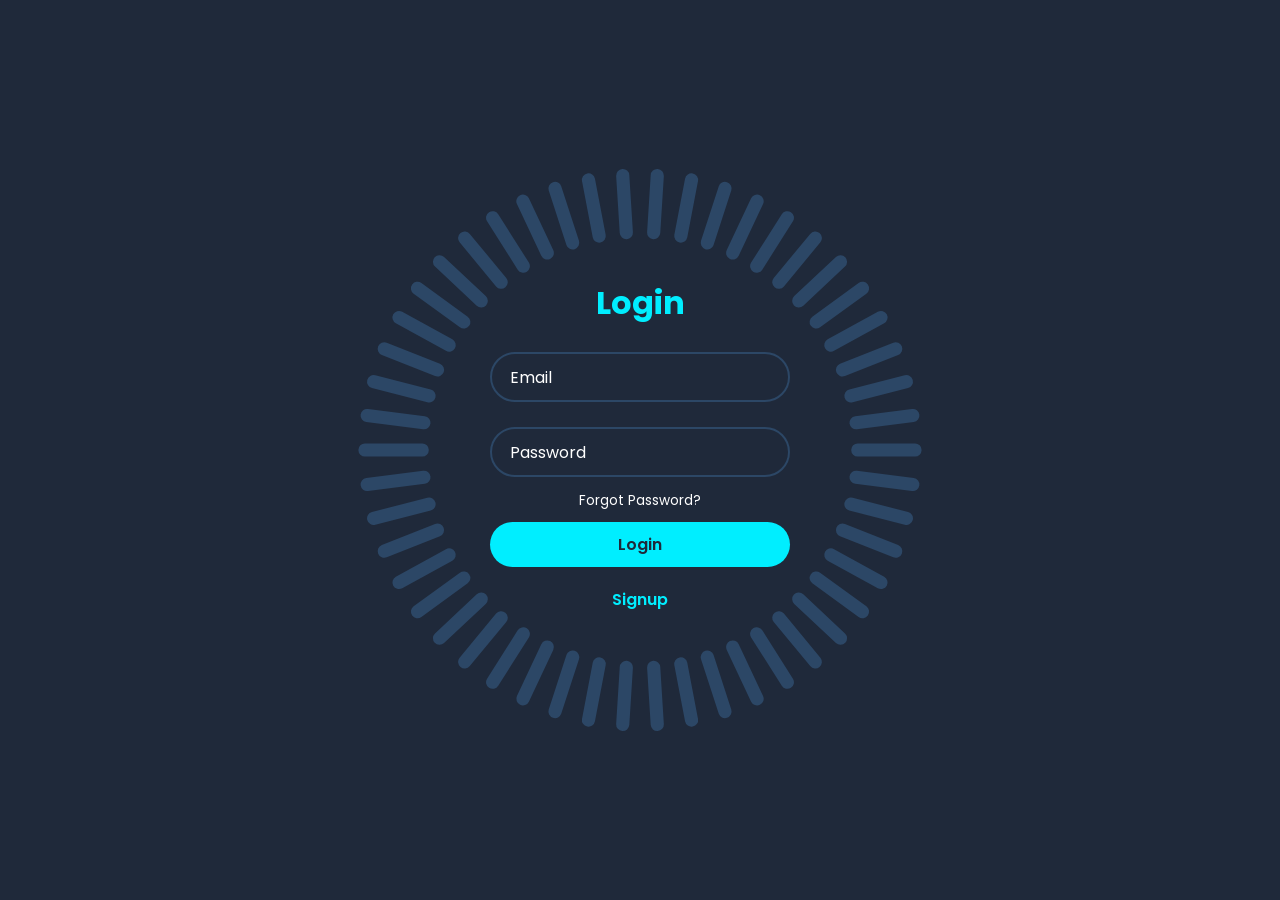
<file: Animated-Login-form/index.html>
<!DOCTYPE html>
<html lang="en">

<head>
  <meta charset="UTF-8">
  <title>Animated Login form | @coding.stella</title>
  <link rel="stylesheet" href="./style.css">
</head>

<body>
  <div class="container">
    <div class="login-box">
      <h2>Login</h2>
      <form action="#">
        <div class="input-box">
          <input type="email" required>
          <label>Email</label>
        </div>
        <div class="input-box">
          <input type="password" required>
          <label>Password</label>
        </div>
        <div class="forgot-password">
          <a href="#">Forgot Password?</a>
        </div>
        <button type="submit" class="btn">Login</button>
        <div class="signup-link">
          <a href="#">Signup</a>
        </div>
      </form>
    </div>

    <span style="--i:0;"></span>
    <span style="--i:1;"></span>
    <span style="--i:2;"></span>
    <span style="--i:3;"></span>
    <span style="--i:4;"></span>
    <span style="--i:5;"></span>
    <span style="--i:6;"></span>
    <span style="--i:7;"></span>
    <span style="--i:8;"></span>
    <span style="--i:9;"></span>
    <span style="--i:10;"></span>
    <span style="--i:11;"></span>
    <span style="--i:12;"></span>
    <span style="--i:13;"></span>
    <span style="--i:14;"></span>
    <span style="--i:15;"></span>
    <span style="--i:16;"></span>
    <span style="--i:17;"></span>
    <span style="--i:18;"></span>
    <span style="--i:19;"></span>
    <span style="--i:20;"></span>
    <span style="--i:21;"></span>
    <span style="--i:22;"></span>
    <span style="--i:23;"></span>
    <span style="--i:24;"></span>
    <span style="--i:25;"></span>
    <span style="--i:26;"></span>
    <span style="--i:27;"></span>
    <span style="--i:28;"></span>
    <span style="--i:29;"></span>
    <span style="--i:30;"></span>
    <span style="--i:31;"></span>
    <span style="--i:32;"></span>
    <span style="--i:33;"></span>
    <span style="--i:34;"></span>
    <span style="--i:35;"></span>
    <span style="--i:36;"></span>
    <span style="--i:37;"></span>
    <span style="--i:38;"></span>
    <span style="--i:39;"></span>
    <span style="--i:40;"></span>
    <span style="--i:41;"></span>
    <span style="--i:42;"></span>
    <span style="--i:43;"></span>
    <span style="--i:44;"></span>
    <span style="--i:45;"></span>
    <span style="--i:46;"></span>
    <span style="--i:47;"></span>
    <span style="--i:48;"></span>
    <span style="--i:49;"></span>
  </div>
  <!-- partial -->

</body>

</html>
</file>
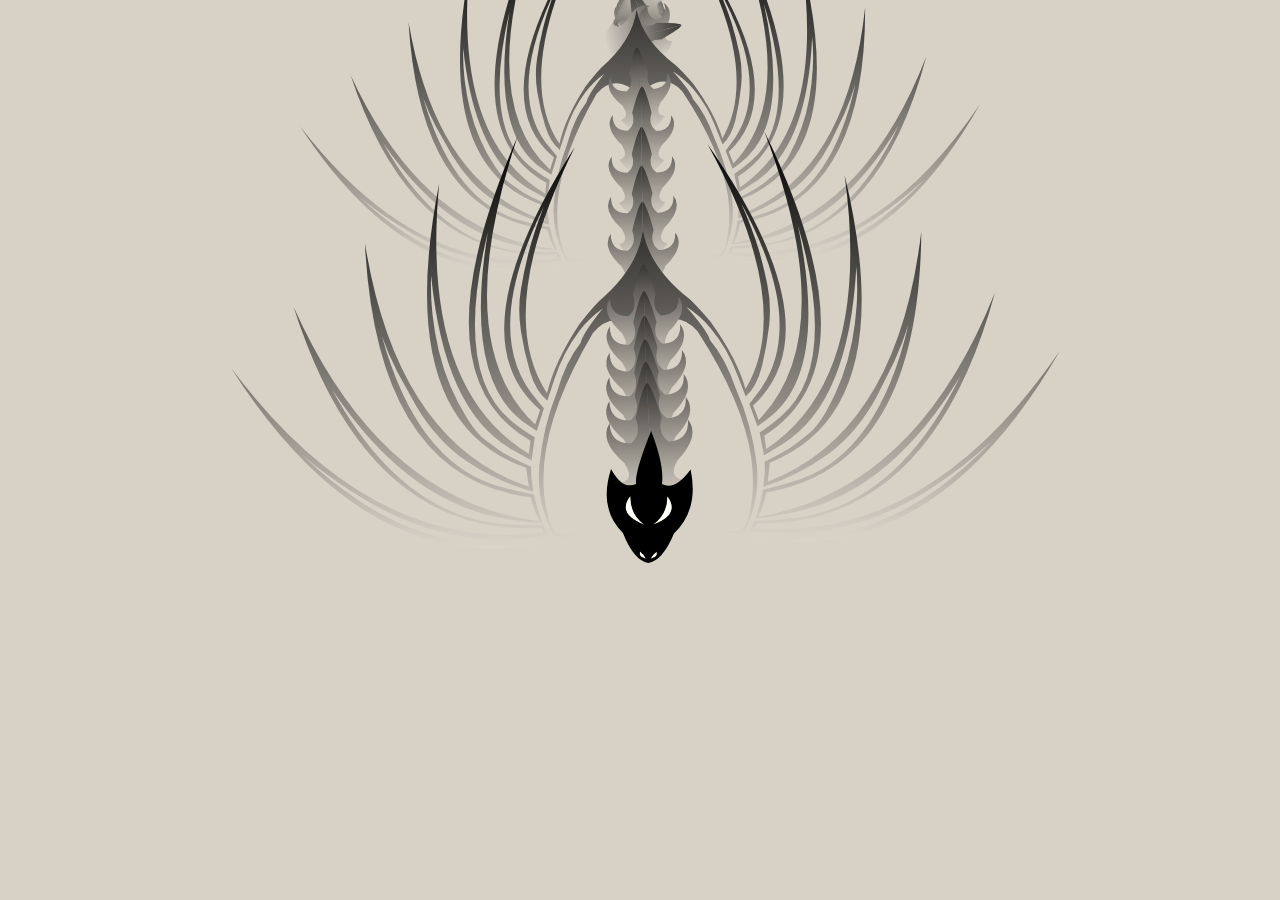
<file: Interactive Dragon Cursor/index.html>
<!DOCTYPE html>
<html lang="en">

<head>
  <meta charset="UTF-8">
  <meta name="viewport" content="width=device-width, initial-scale=1.0">
  <link rel="stylesheet" href="./style.css">
  <title>Interactive Dragon Cursor | @coding.stella</title>
</head>

<body>
  <svg>
    <defs>
      <g id="Cabeza" transform="matrix(1, 0, 0, 1, 0, 0)">
        <path style="fill:#FFFFFF;fill-opacity:1"
          d="M-28.9,-1.1L-28.55 -1.95Q-28.1 -3.1 -27.25 -2.95L-26.7 -2.95Q-27.7 -1.65 -28.9 -1.1M-18.35,-1.8Q-15.1 -10.3 -9.6 -6.05Q-15.1 -6.2 -18.35 -1.8M-18.35,1.1Q-15.1 5.45 -9.6 5.35Q-15.1 9.55 -18.35 1.1M-26.7,2.2L-27.25 2.25Q-28.1 2.4 -28.55 1.2L-28.9 0.35Q-27.7 0.9 -26.7 2.2" />
        <path style="fill:#000000;fill-opacity:1"
          d="M-21.05,-8.25Q-13.6 -15.95 -1.3 -12.1Q-7.85 -8.5 -5.85 -4.35Q-2.3 -4.85 10.5 0.15Q0 4.35 -5.85 3.65Q-7.85 7.75 -1.25 12.45Q-13.6 15.2 -21.05 7.5Q-29.55 4.05 -30.2 -0.35Q-29.55 -4.8 -21.05 -8.25M-26.7,-2.95L-27.25 -2.95Q-28.1 -3.1 -28.55 -1.95L-28.9 -1.1Q-27.7 -1.65 -26.7 -2.95M-9.6,-6.05Q-15.1 -10.3 -18.35 -1.8Q-15.1 -6.2 -9.6 -6.05M-9.6,5.35Q-15.1 5.45 -18.35 1.1Q-15.1 9.55 -9.6 5.35M-28.9,0.35L-28.55 1.2Q-28.1 2.4 -27.25 2.25L-26.7 2.2Q-27.7 0.9 -28.9 0.35" />
      </g>
      <g id="Aletas" transform="matrix(1, 0, 0, 1, 0, 0)">
        <linearGradient id="LinearGradID_1" gradientUnits="userSpaceOnUse"
          gradientTransform="matrix(0.0935974, 0, 0, 0.188782, -20.55, 0)" spreadMethod="pad" x1="-819.2" y1="0"
          x2="819.2" y2="0">
          <stop offset="0" style="stop-color:#CCCCCC;stop-opacity:1" />
          <stop offset="1" style="stop-color:#000000;stop-opacity:1" />
        </linearGradient>
        <path style="fill:url(#LinearGradID_1) "
          d="M29.75,-36.85Q-17.75 -61.45 -42.05 -40.95L-45.35 -38.35L-53.7 -41.15L-51.15 -44.85Q-34.85 -68.4 21 -57.8Q-32.2 -72.1 -50.25 -50Q-53.85 -45.65 -56.05 -41.95L-64.7 -43.35L-60.6 -50.3Q-45.9 -75.55 5.1 -79.35Q-2.2 -79.8 -9.45 -79.15Q-16.2 -78.55 -22.85 -77.15Q-29.85 -75.65 -36.5 -73Q-43.05 -70.4 -48.8 -66.85Q-54.55 -63.35 -56.8 -60.3L-60.5 -55.4Q-62.95 -52.1 -67 -43.55L-70.55 -43.55L-76.35 -42.95Q-74.6 -49.1 -71.85 -54.85Q-68.9 -61.25 -64.8 -67.1Q-60.8 -73 -55.45 -77.55Q-49.9 -82.35 -43.65 -85.85L-30.6 -92.7Q-24.05 -95.95 -17 -98.25Q-63.75 -86.35 -73.65 -57.1Q-75.75 -50.75 -77.45 -42.75Q-82.9 -41.75 -88 -39.65Q-87.65 -46.65 -86.3 -53.05Q-79.8 -89.8 -36.65 -117.2Q-80.65 -94.5 -87.55 -59.55Q-88.65 -54.15 -88.95 -39.4L-89.8 -38.85L-92.7 -37.6Q-93.75 -44.35 -94.1 -51.15Q-94.4 -58.2 -93.25 -65.1Q-92.15 -72.5 -90.05 -79.65Q-88.05 -86.55 -85 -93Q-82.1 -99.3 -78.45 -105.15Q-74.6 -111.35 -70.25 -117.25Q-65.95 -123.1 -61.1 -128.55Q-70.3 -119.35 -77.9 -108.7Q-86 -97.3 -90.8 -84.05Q-95.8 -70.5 -96 -56.15Q-96.1 -46 -94.05 -36.05L-93.25 -31.55Q-93.5 -35.65 -92.35 -36Q-79.85 -42 -66.6 -40.45Q-52.45 -38.85 -39.2 -33.25Q-28.3 -29.9 -21.25 -24.15Q-17.8 -23.3 -8.6 -15.6Q-12.1 -20.75 -16.75 -24.5Q-24.55 -30.7 -34.25 -34.05L-42.55 -37Q-38.9 -41.25 -31.5 -43.25Q-24.05 -45.3 -16.2 -46.3Q-8.35 -47.35 -1 -46Q5.95 -44.75 12.75 -42.85Q19.85 -40.9 29.75 -36.85M-92.45,-27.35L-94.95 -36.25Q-109.7 -105 -27.95 -154.65Q-98.65 -103.8 -91.75 -39.4L-89.95 -40.2Q-92.2 -105.25 -5.6 -130.9Q-78.8 -99.95 -87.45 -40.9Q-83.15 -42.95 -78.45 -43.95Q-70 -101.3 17.65 -103.8Q-56.9 -93.4 -74.5 -44.55L-67.4 -45.45Q-49.1 -94.95 39.25 -75.65Q-36.75 -84.35 -62.25 -44.25L-57.3 -43.6Q-31.65 -86.5 56.15 -46.05Q-20.3 -73.35 -51.35 -41.7L-45.95 -39.75Q-17.85 -71.35 51.85 -24.8Q-8.7 -56.4 -39.75 -37.05Q-28.15 -34.05 -14.25 -24.45Q-8.6 -19.85 -5.8 -16.95Q5.95 -2.4 20 0Q5.95 2.4 -5.8 16.95Q-8.6 19.85 -14.25 24.45Q-28.15 34.05 -39.75 37.05Q-8.7 56.4 51.85 24.8Q-17.85 71.35 -45.95 39.75L-51.35 41.7Q-20.3 73.35 56.15 46.1Q-31.65 86.5 -57.3 43.65L-62.25 44.3Q-36.75 84.35 39.25 75.7Q-49.1 94.95 -67.4 45.5L-74.5 44.6Q-56.9 93.4 17.65 103.85Q-70 101.3 -78.45 43.95Q-83.15 42.95 -87.45 40.9Q-78.8 99.95 -5.6 130.9Q-92.2 105.25 -89.95 40.25L-91.75 39.4Q-98.65 103.8 -27.95 154.65Q-109.7 105 -94.95 36.3L-92.45 27.35Q-93.05 33.9 -92.05 34.75Q-91.1 35.55 -88.95 36.7L-87.95 37Q-83.7 38.25 -79.05 38.8L-77.25 38.95Q-72.55 39.3 -67.5 38.85L-65.45 38.65Q-44.4 36.05 -17.8 19.6Q-9.9 12.8 -15.15 4.4Q-18.15 3.15 -19 0Q-18.15 -3.15 -15.15 -4.4Q-9.9 -12.8 -17.8 -19.6L-17.8 -19.55Q-44.4 -36.05 -65.45 -38.6L-67.5 -38.8Q-72.55 -39.3 -77.25 -38.95L-79.05 -38.75Q-83.7 -38.25 -87.95 -36.95L-88.95 -36.65Q-91.1 -35.55 -92.05 -34.7Q-93.05 -33.9 -92.45 -27.35M-8.6,15.6Q-17.8 23.3 -21.25 24.2Q-28.3 29.9 -39.2 33.3Q-52.45 38.85 -66.6 40.5Q-79.85 42 -92.35 36Q-93.5 35.65 -93.25 31.55L-94.05 36.1Q-96.1 46.05 -96 56.15Q-95.8 70.5 -90.8 84.1Q-86 97.3 -77.9 108.75Q-70.3 119.35 -61.1 128.6Q-65.95 123.1 -70.25 117.25Q-74.6 111.35 -78.45 105.15Q-82.1 99.3 -85 93Q-88.05 86.55 -90.05 79.7Q-92.15 72.5 -93.25 65.1Q-94.4 58.2 -94.1 51.2Q-93.75 44.35 -92.7 37.6L-89.8 38.9L-88.95 39.45Q-88.65 54.15 -87.55 59.55Q-80.65 94.5 -36.65 117.25Q-79.8 89.8 -86.3 53.1Q-87.65 46.65 -88 39.65Q-82.9 41.75 -77.45 42.75Q-75.75 50.75 -73.65 57.15Q-63.75 86.35 -17 98.3Q-24.05 95.95 -30.6 92.75L-43.65 85.9Q-49.9 82.35 -55.45 77.6Q-60.8 73 -64.8 67.15Q-68.9 61.25 -71.85 54.85Q-74.6 49.1 -76.35 42.95L-70.55 43.6L-67 43.6Q-62.95 52.1 -60.5 55.4L-56.8 60.35Q-54.55 63.35 -48.8 66.9Q-43.05 70.4 -36.5 73Q-29.85 75.65 -22.85 77.15Q-16.2 78.55 -9.45 79.15Q-2.2 79.8 5.1 79.35Q-45.9 75.55 -60.6 50.3L-64.7 43.4L-56.05 41.95Q-53.85 45.65 -50.25 50Q-32.2 72.1 21 57.85Q-34.85 68.4 -51.15 44.85L-53.7 41.2L-45.35 38.35L-42.05 40.95Q-17.75 61.45 29.75 36.85Q19.85 40.9 12.75 42.9Q5.95 44.75 -1 46Q-8.35 47.35 -16.2 46.35Q-24.05 45.3 -31.5 43.3Q-38.9 41.25 -42.55 37.05L-34.25 34.05Q-24.55 30.7 -16.75 24.5Q-12.1 20.75 -8.6 15.6" />
      </g>
      <g id="Espina" transform="matrix(1, 0, 0, 1, 0, 0)">
        <linearGradient id="LinearGradID_2" gradientUnits="userSpaceOnUse"
          gradientTransform="matrix(0.0229492, 0, 0, -0.0152893, 0, 0.05)" spreadMethod="pad" x1="-819.2" y1="0"
          x2="819.2" y2="0">
          <stop offset="0" style="stop-color:#CCCCCC;stop-opacity:1" />
          <stop offset="1" style="stop-color:#333333;stop-opacity:1" />
        </linearGradient>
        <path style="fill:url(#LinearGradID_2) "
          d="M-18.8,0Q-17.85 -5.7 -12.3 -9.6Q-11.2 -5.35 -6.5 -8.25L-6.45 -8.2L-6.2 -8.3Q1.25 -16.25 6.65 -12.4Q0.05 -12.55 0 -5.95Q2.7 -2.4 7.75 -4.1Q18 -1.45 18.8 0L-18.8 0" />
        <linearGradient id="LinearGradID_3" gradientUnits="userSpaceOnUse"
          gradientTransform="matrix(0.0229492, 0, 0, 0.0152893, 0, -0.05)" spreadMethod="pad" x1="-819.2" y1="0"
          x2="819.2" y2="0">
          <stop offset="0" style="stop-color:#CCCCCC;stop-opacity:1" />
          <stop offset="1" style="stop-color:#333333;stop-opacity:1" />
        </linearGradient>
        <path style="fill:url(#LinearGradID_3) "
          d="M18.8,0Q18 1.45 7.75 4.1Q2.7 2.4 0 5.95Q0.05 12.55 6.65 12.4Q1.25 16.25 -6.2 8.35Q-6.35 8.25 -6.45 8.25L-6.5 8.25Q-11.2 5.35 -12.3 9.6Q-17.85 5.7 -18.8 0L18.8 0" />
      </g>
    </defs>
    <g id="screen" />
  </svg>
  
  <script src="script.js"></script>

</body>
</html>
</file>
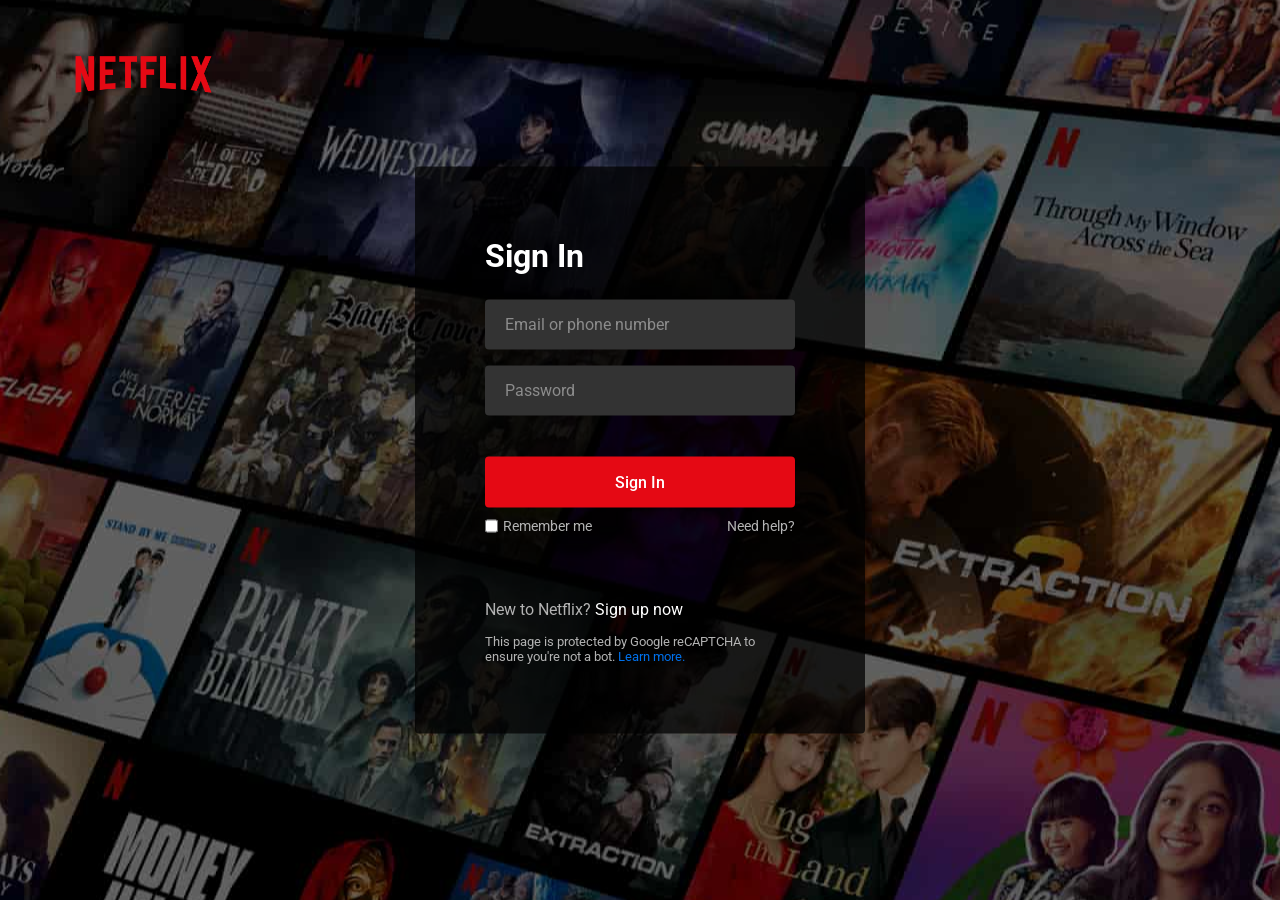
<file: Netflix Login Page/index.html>
<!DOCTYPE html>
<html lang="en">

<head>
  <meta charset="UTF-8">
  <title>Netflix Login Page | @coding.stella</title>
  <link rel="stylesheet" href="./style.css">

</head>

<body>

  <nav>
    <a href="#"><img src="./Img/Logo.png" alt="logo"></a>
  </nav>
  <div class="form-wrapper">
    <h2>Sign In</h2>
    <form action="#">
      <div class="form-control">
        <input type="text" required>
        <label>Email or phone number</label>
      </div>
      <div class="form-control">
        <input type="password" required>
        <label>Password</label>
      </div>
      <button type="submit">Sign In</button>
      <div class="form-help">
        <div class="remember-me">
          <input type="checkbox" id="remember-me">
          <label for="remember-me">Remember me</label>
        </div>
        <a href="#">Need help?</a>
      </div>
    </form>
    <p>New to Netflix? <a href="#">Sign up now</a></p>
    <small>
      This page is protected by Google reCAPTCHA to ensure you're not a bot.
      <a href="#">Learn more.</a>
    </small>
  </div>

</body>

</html>
</file>
<file: Animated-Login-form/style.css>
@import url("https://fonts.googleapis.com/css2?family=Poppins:wght@400;500&display=swap");

* {
  margin: 0;
  padding: 0;
  font-family: "Poppins";
  box-sizing: border-box;
}

body {
  display: flex;
  justify-content: center;
  align-items: center;
  background: #1f293a;
  min-height: 100vh;
}

.container {
  position: relative;
  width: 256px;
  height: 256px;
  display: flex;
  justify-content: center;
  align-items: center;
}

.container span {
  position: absolute;
  left: 0;
  width: 32px;
  height: 6px;
  background: #2c4766;
  border-radius: 8px;
  transform-origin: 128px;
  transform: scale(2.2) rotate(calc(var(--i) * (360deg / 50)));
  animation: animateBlink 3s linear infinite;
  animation-delay: calc(var(--i) * (3s / 50));
}

@keyframes animateBlink {
  0% {
    background: #0ef;
  }

  25% {
    background: #2c4766;
  }
}

.login-box {
  position: absolute;
  width: 400px;
}

.login-box form {
  width: 100%;
  padding: 0 50px;
}

h2 {
  font-size: 2em;
  color: #0ef;
  text-align: center;
}

.input-box {
  position: relative;
  margin: 25px 0;
}

.input-box input {
  width: 100%;
  height: 50px;
  background: transparent;
  border: 2px solid #2c4766;
  outline: none;
  border-radius: 40px;
  font-size: 1em;
  color: #fff;
  padding: 0 20px;
  transition: 0.5s;
}

.input-box input:focus,
.input-box input:valid {
  border-color: #0ef;
}

.input-box label {
  position: absolute;
  top: 50%;
  left: 20px;
  transform: translateY(-50%);
  font-size: 1em;
  color: #fff;
  pointer-events: none;
  transition: 0.5s ease;
}

.input-box input:focus~label,
.input-box input:valid~label {
  top: 1px;
  font-size: 0.8em;
  background-color: #1f293a;
  padding: 0 6px;
  color: #0ef;
}

.forgot-password {
  margin: -15px 0 10px;
  text-align: center;
}

.forgot-password a {
  font-size: 0.85em;
  color: #fff;
  text-decoration: none;
}

.forgot-password a:hover {
  text-decoration: underline;
}

.btn {
  width: 100%;
  height: 45px;
  border-radius: 45px;
  background: #0ef;
  border: none;
  outline: none;
  cursor: pointer;
  font-size: 1em;
  color: #1f293a;
  font-weight: 600;
}

.signup-link {
  margin: 20px 0 10px;
  text-align: center;
}

.signup-link a {
  font-size: 1em;
  color: #0ef;
  text-decoration: none;
  font-weight: 600;
}

.signup-link a:hover {
  text-decoration: underline;
}
</file>
<file: Interactive Dragon Cursor/style.css>
body,
html {
	position: absolute;
	margin: 0;
	padding: 0;
	width: 100%;
	height: 100%;
	overflow: hidden;
	background: rgb(60, 97, 153);
	touch-action: none;
}

svg {
	position: absolute;
	width: 100%;
	height: 100%;
	background: #c9c9c9;
	cursor: pointer;
	filter: sepia(20%);
}
</file>
<file: Netflix Login Page/style.css>
@import url("https://fonts.googleapis.com/css2?family=Roboto:wght@400;500;600;700&display=swap");

* {
  margin: 0;
  padding: 0;
  box-sizing: border-box;
  font-family: "Roboto", sans-serif;
}

body {
  background: #000;
}

body::before {
  content: "";
  position: absolute;
  left: 0;
  top: 0;
  opacity: 0.5;
  width: 100%;
  height: 100%;
  background: url("./Img/BG.png");
  background-position: center;
}

nav {
  position: fixed;
  padding: 25px 60px;
  z-index: 1;
}

nav a img {
  width: 167px;
}

.form-wrapper {
  position: absolute;
  left: 50%;
  top: 50%;
  border-radius: 4px;
  padding: 70px;
  width: 450px;
  transform: translate(-50%, -50%);
  background: rgba(0, 0, 0, 0.75);
}

.form-wrapper h2 {
  color: #fff;
  font-size: 2rem;
}

.form-wrapper form {
  margin: 25px 0 65px;
}

form .form-control {
  height: 50px;
  position: relative;
  margin-bottom: 16px;
}

.form-control input {
  height: 100%;
  width: 100%;
  background: #333;
  border: none;
  outline: none;
  border-radius: 4px;
  color: #fff;
  font-size: 1rem;
  padding: 0 20px;
}

.form-control input:is(:focus, :valid) {
  background: #444;
  padding: 16px 20px 0;
}

.form-control label {
  position: absolute;
  left: 20px;
  top: 50%;
  transform: translateY(-50%);
  font-size: 1rem;
  pointer-events: none;
  color: #8c8c8c;
  transition: all 0.1s ease;
}

.form-control input:is(:focus, :valid)~label {
  font-size: 0.75rem;
  transform: translateY(-130%);
}

form button {
  width: 100%;
  padding: 16px 0;
  font-size: 1rem;
  background: #e50914;
  color: #fff;
  font-weight: 500;
  border-radius: 4px;
  border: none;
  outline: none;
  margin: 25px 0 10px;
  cursor: pointer;
  transition: 0.1s ease;
}

form button:hover {
  background: #c40812;
}

.form-wrapper a {
  text-decoration: none;
}

.form-wrapper a:hover {
  text-decoration: underline;
}

.form-wrapper :where(label, p, small, a) {
  color: #b3b3b3;
}

form .form-help {
  display: flex;
  justify-content: space-between;
}

form .remember-me {
  display: flex;
}

form .remember-me input {
  margin-right: 5px;
  accent-color: #b3b3b3;
}

form .form-help :where(label, a) {
  font-size: 0.9rem;
}

.form-wrapper p a {
  color: #fff;
}

.form-wrapper small {
  display: block;
  margin-top: 15px;
  color: #b3b3b3;
}

.form-wrapper small a {
  color: #0071eb;
}

@media (max-width: 740px) {
  body::before {
    display: none;
  }

  nav,
  .form-wrapper {
    padding: 20px;
  }

  nav a img {
    width: 140px;
  }

  .form-wrapper {
    width: 100%;
    top: 43%;
  }

  .form-wrapper form {
    margin: 25px 0 40px;
  }
}
</file>
